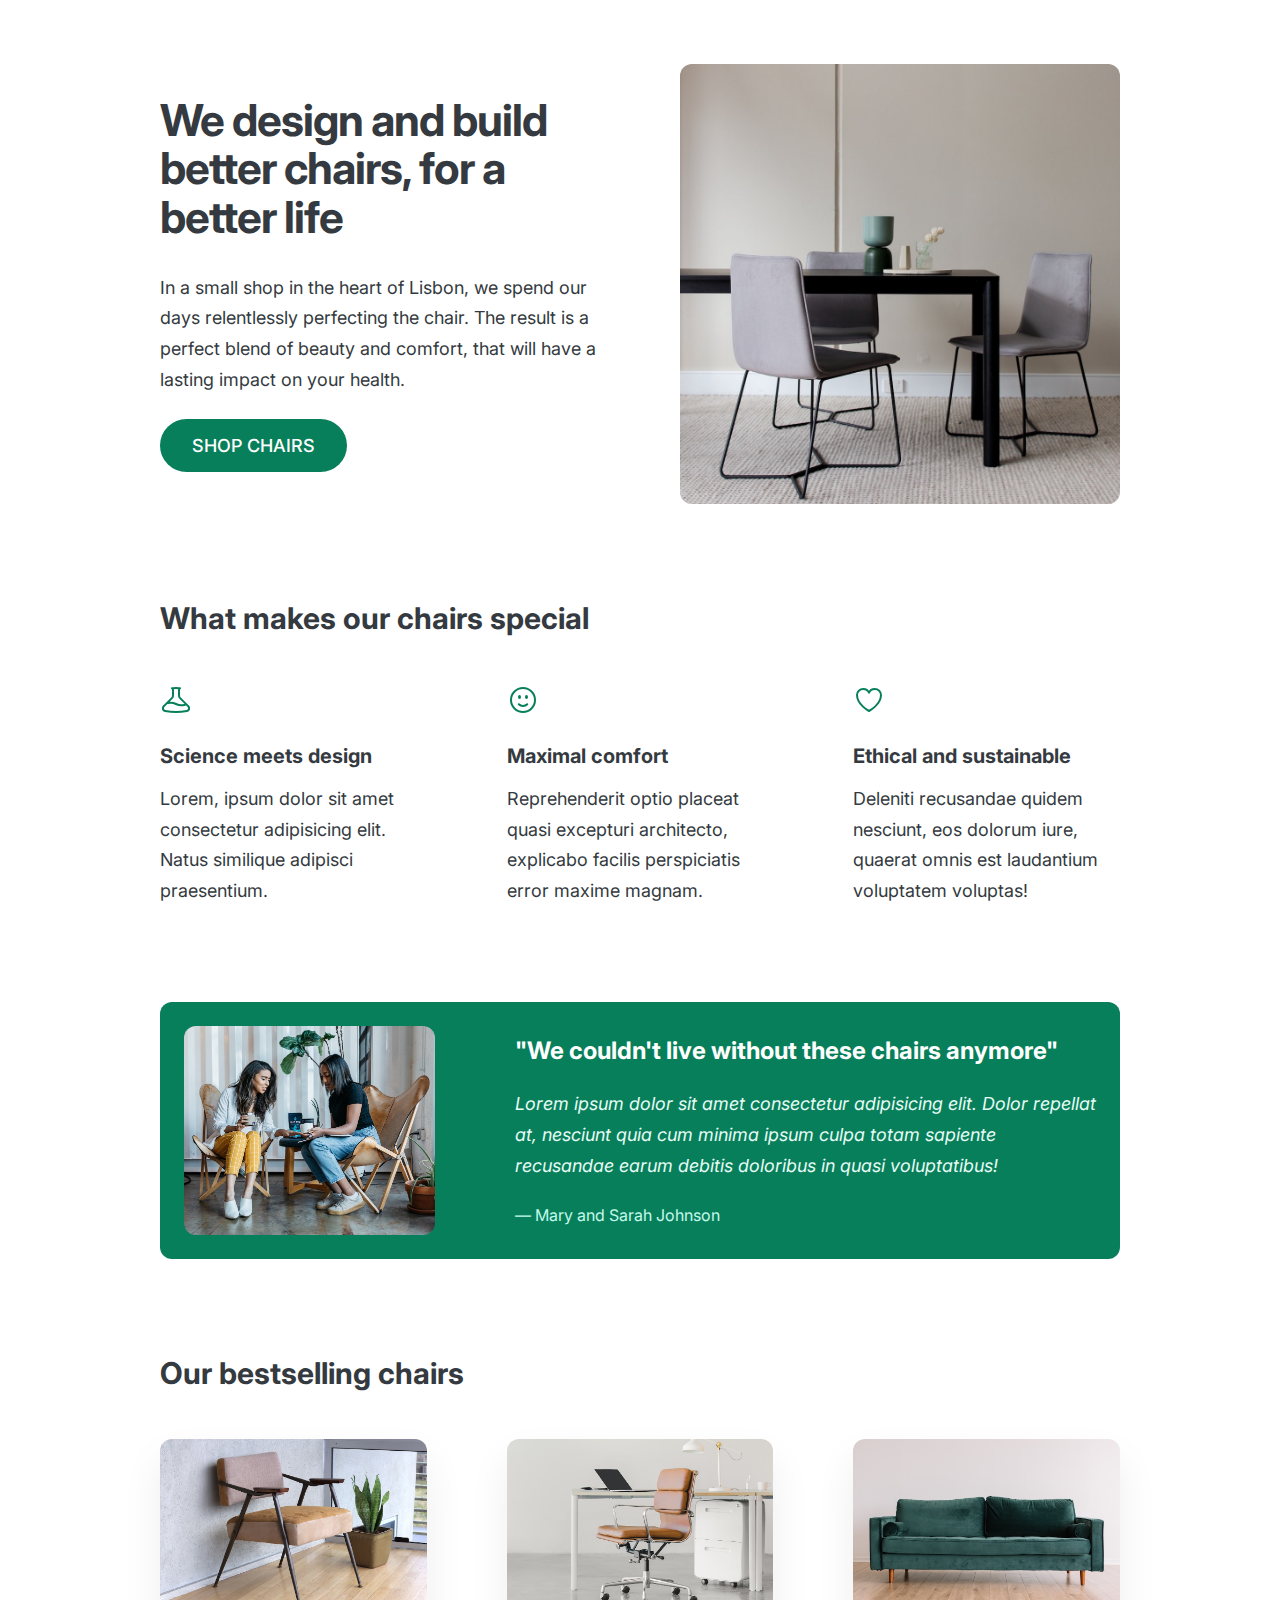
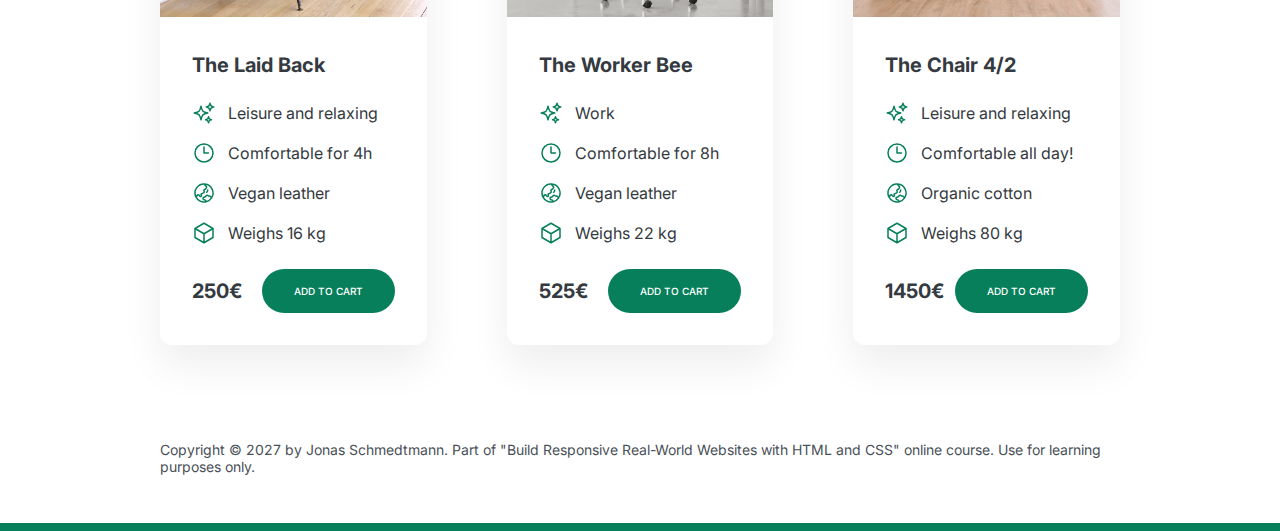
<file: Chair web design/index.html>
<!DOCTYPE html>
<html lang="en">
  <head>
    <meta charset="UTF-8" />
    <meta http-equiv="X-UA-Compatible" content="IE=edge" />
    <meta name="viewport" content="width=device-width, initial-scale=1.0" />
    <link rel="preconnect" href="https://fonts.googleapis.com" />
    <link rel="preconnect" href="https://fonts.gstatic.com" crossorigin />
    <link
      href="https://fonts.googleapis.com/css2?family=Inter:wght@400;500;800&display=swap"
      rel="stylesheet"
    />
    <link rel="stylesheet" href="style.css" />
    <title>Lisbon Chair Shop</title>
  </head>
  <body>
    <div class="container">
      <header>
        <div class="header-text-box">
          <h1>We design and build better chairs, for a better life</h1>
          <p class="header-text">
            In a small shop in the heart of Lisbon, we spend our days
            relentlessly perfecting the chair. The result is a perfect blend of
            beauty and comfort, that will have a lasting impact on your health.
          </p>
          <a class="btn btn--big" href="#">Shop chairs</a>
        </div>
        <img src="hero.jpg" alt="Photo" />
      </header>

      <section>
        <h2>What makes our chairs special</h2>
        <div class="grid-3-cols">
          <div>
            <svg
              xmlns="http://www.w3.org/2000/svg"
              fill="none"
              viewBox="0 0 24 24"
              stroke-width="1.5"
              stroke="currentColor"
              class="features-icon"
            >
              <path
                stroke-linecap="round"
                stroke-linejoin="round"
                d="M9.75 3.104v5.714a2.25 2.25 0 0 1-.659 1.591L5 14.5M9.75 3.104c-.251.023-.501.05-.75.082m.75-.082a24.301 24.301 0 0 1 4.5 0m0 0v5.714c0 .597.237 1.17.659 1.591L19.8 15.3M14.25 3.104c.251.023.501.05.75.082M19.8 15.3l-1.57.393A9.065 9.065 0 0 1 12 15a9.065 9.065 0 0 0-6.23-.693L5 14.5m14.8.8 1.402 1.402c1.232 1.232.65 3.318-1.067 3.611A48.309 48.309 0 0 1 12 21c-2.773 0-5.491-.235-8.135-.687-1.718-.293-2.3-2.379-1.067-3.61L5 14.5"
              />
            </svg>

            <p class="features-title"><strong>Science meets design</strong></p>
            <p class="features-text">
              Lorem, ipsum dolor sit amet consectetur adipisicing elit. Natus
              similique adipisci praesentium.
            </p>
          </div>

          <div>
            <svg
              xmlns="http://www.w3.org/2000/svg"
              fill="none"
              viewBox="0 0 24 24"
              stroke-width="1.5"
              stroke="currentColor"
              class="features-icon"
            >
              <path
                stroke-linecap="round"
                stroke-linejoin="round"
                d="M15.182 15.182a4.5 4.5 0 0 1-6.364 0M21 12a9 9 0 1 1-18 0 9 9 0 0 1 18 0ZM9.75 9.75c0 .414-.168.75-.375.75S9 10.164 9 9.75 9.168 9 9.375 9s.375.336.375.75Zm-.375 0h.008v.015h-.008V9.75Zm5.625 0c0 .414-.168.75-.375.75s-.375-.336-.375-.75.168-.75.375-.75.375.336.375.75Zm-.375 0h.008v.015h-.008V9.75Z"
              />
            </svg>

            <p class="features-title">
              <strong>Maximal comfort</strong>
            </p>
            <p class="features-text">
              Reprehenderit optio placeat quasi excepturi architecto, explicabo
              facilis perspiciatis error maxime magnam.
            </p>
          </div>

          <div>
            <svg
              xmlns="http://www.w3.org/2000/svg"
              fill="none"
              viewBox="0 0 24 24"
              stroke-width="1.5"
              stroke="currentColor"
              class="features-icon"
            >
              <path
                stroke-linecap="round"
                stroke-linejoin="round"
                d="M21 8.25c0-2.485-2.099-4.5-4.688-4.5-1.935 0-3.597 1.126-4.312 2.733-.715-1.607-2.377-2.733-4.313-2.733C5.1 3.75 3 5.765 3 8.25c0 7.22 9 12 9 12s9-4.78 9-12Z"
              />
            </svg>

            <p class="features-title">
              <strong>Ethical and sustainable</strong>
            </p>
            <p class="features-text">
              Deleniti recusandae quidem nesciunt, eos dolorum iure, quaerat
              omnis est laudantium voluptatem voluptas!
            </p>
          </div>
        </div>
      </section>

      <section class="testimonial-section">
        <div class="grid-3-cols">
          <img src="customers.jpg" alt="People sitting on chairs" />
          <div class="testimonial-box">
            <h2>"We couldn't live without these chairs anymore"</h2>
            <blockquote class="testimonial-text">
              Lorem ipsum dolor sit amet consectetur adipisicing elit. Dolor
              repellat at, nesciunt quia cum minima ipsum culpa totam sapiente
              recusandae earum debitis doloribus in quasi voluptatibus!
            </blockquote>
            <p class="testimonial-author">&mdash; Mary and Sarah Johnson</p>
          </div>
        </div>
      </section>

      <section>
        <h2>Our bestselling chairs</h2>
        <div class="grid-3-cols">
          <figure class="chair">
            <img src="chair-1.jpg" alt="Chair" />
            <div class="chair-box">
              <h3>The Laid Back</h3>
              <ul class="chair-details">
                <li>
                  <svg
                    xmlns="http://www.w3.org/2000/svg"
                    fill="none"
                    viewBox="0 0 24 24"
                    stroke-width="1.5"
                    stroke="currentColor"
                    class="chair-icon"
                  >
                    <path
                      stroke-linecap="round"
                      stroke-linejoin="round"
                      d="M9.813 15.904 9 18.75l-.813-2.846a4.5 4.5 0 0 0-3.09-3.09L2.25 12l2.846-.813a4.5 4.5 0 0 0 3.09-3.09L9 5.25l.813 2.846a4.5 4.5 0 0 0 3.09 3.09L15.75 12l-2.846.813a4.5 4.5 0 0 0-3.09 3.09ZM18.259 8.715 18 9.75l-.259-1.035a3.375 3.375 0 0 0-2.455-2.456L14.25 6l1.036-.259a3.375 3.375 0 0 0 2.455-2.456L18 2.25l.259 1.035a3.375 3.375 0 0 0 2.456 2.456L21.75 6l-1.035.259a3.375 3.375 0 0 0-2.456 2.456ZM16.894 20.567 16.5 21.75l-.394-1.183a2.25 2.25 0 0 0-1.423-1.423L13.5 18.75l1.183-.394a2.25 2.25 0 0 0 1.423-1.423l.394-1.183.394 1.183a2.25 2.25 0 0 0 1.423 1.423l1.183.394-1.183.394a2.25 2.25 0 0 0-1.423 1.423Z"
                    />
                  </svg>

                  <!-- Span is a generic INLINE text element, it doesn't have any meaning. It's like a div element, but inline -->
                  <span>Leisure and relaxing</span>
                </li>
                <li>
                  <svg
                    xmlns="http://www.w3.org/2000/svg"
                    fill="none"
                    viewBox="0 0 24 24"
                    stroke-width="1.5"
                    stroke="currentColor"
                    class="chair-icon"
                  >
                    <path
                      stroke-linecap="round"
                      stroke-linejoin="round"
                      d="M12 6v6h4.5m4.5 0a9 9 0 1 1-18 0 9 9 0 0 1 18 0Z"
                    />
                  </svg>

                  <span>Comfortable for 4h</span>
                </li>
                <li>
                  <svg
                    xmlns="http://www.w3.org/2000/svg"
                    fill="none"
                    viewBox="0 0 24 24"
                    stroke-width="1.5"
                    stroke="currentColor"
                    class="chair-icon"
                  >
                    <path
                      stroke-linecap="round"
                      stroke-linejoin="round"
                      d="M12.75 3.03v.568c0 .334.148.65.405.864l1.068.89c.442.369.535 1.01.216 1.49l-.51.766a2.25 2.25 0 0 1-1.161.886l-.143.048a1.107 1.107 0 0 0-.57 1.664c.369.555.169 1.307-.427 1.605L9 13.125l.423 1.059a.956.956 0 0 1-1.652.928l-.679-.906a1.125 1.125 0 0 0-1.906.172L4.5 15.75l-.612.153M12.75 3.031a9 9 0 0 0-8.862 12.872M12.75 3.031a9 9 0 0 1 6.69 14.036m0 0-.177-.529A2.25 2.25 0 0 0 17.128 15H16.5l-.324-.324a1.453 1.453 0 0 0-2.328.377l-.036.073a1.586 1.586 0 0 1-.982.816l-.99.282c-.55.157-.894.702-.8 1.267l.073.438c.08.474.49.821.97.821.846 0 1.598.542 1.865 1.345l.215.643m5.276-3.67a9.012 9.012 0 0 1-5.276 3.67m0 0a9 9 0 0 1-10.275-4.835M15.75 9c0 .896-.393 1.7-1.016 2.25"
                    />
                  </svg>

                  <span>Vegan leather</span>
                </li>
                <li>
                  <svg
                    xmlns="http://www.w3.org/2000/svg"
                    fill="none"
                    viewBox="0 0 24 24"
                    stroke-width="1.5"
                    stroke="currentColor"
                    class="chair-icon"
                  >
                    <path
                      stroke-linecap="round"
                      stroke-linejoin="round"
                      d="m21 7.5-9-5.25L3 7.5m18 0-9 5.25m9-5.25v9l-9 5.25M3 7.5l9 5.25M3 7.5v9l9 5.25m0-9v9"
                    />
                  </svg>

                  <span>Weighs 16 kg</span>
                </li>
              </ul>
              <div class="chair-price">
                <strong>250€</strong>
                <a href="#" class="btn btn--small">Add to cart</a>
              </div>
            </div>
          </figure>

          <figure class="chair">
            <img src="chair-2.jpg" alt="Chair" />
            <div class="chair-box">
              <h3>The Worker Bee</h3>
              <ul class="chair-details">
                <li>
                  <svg
                    xmlns="http://www.w3.org/2000/svg"
                    fill="none"
                    viewBox="0 0 24 24"
                    stroke-width="1.5"
                    stroke="currentColor"
                    class="chair-icon"
                  >
                    <path
                      stroke-linecap="round"
                      stroke-linejoin="round"
                      d="M9.813 15.904 9 18.75l-.813-2.846a4.5 4.5 0 0 0-3.09-3.09L2.25 12l2.846-.813a4.5 4.5 0 0 0 3.09-3.09L9 5.25l.813 2.846a4.5 4.5 0 0 0 3.09 3.09L15.75 12l-2.846.813a4.5 4.5 0 0 0-3.09 3.09ZM18.259 8.715 18 9.75l-.259-1.035a3.375 3.375 0 0 0-2.455-2.456L14.25 6l1.036-.259a3.375 3.375 0 0 0 2.455-2.456L18 2.25l.259 1.035a3.375 3.375 0 0 0 2.456 2.456L21.75 6l-1.035.259a3.375 3.375 0 0 0-2.456 2.456ZM16.894 20.567 16.5 21.75l-.394-1.183a2.25 2.25 0 0 0-1.423-1.423L13.5 18.75l1.183-.394a2.25 2.25 0 0 0 1.423-1.423l.394-1.183.394 1.183a2.25 2.25 0 0 0 1.423 1.423l1.183.394-1.183.394a2.25 2.25 0 0 0-1.423 1.423Z"
                    />
                  </svg>
                  <span>Work</span>
                </li>
                <li>
                  <svg
                    xmlns="http://www.w3.org/2000/svg"
                    fill="none"
                    viewBox="0 0 24 24"
                    stroke-width="1.5"
                    stroke="currentColor"
                    class="chair-icon"
                  >
                    <path
                      stroke-linecap="round"
                      stroke-linejoin="round"
                      d="M12 6v6h4.5m4.5 0a9 9 0 1 1-18 0 9 9 0 0 1 18 0Z"
                    />
                  </svg>
                  <span>Comfortable for 8h</span>
                </li>
                <li>
                  <svg
                    xmlns="http://www.w3.org/2000/svg"
                    fill="none"
                    viewBox="0 0 24 24"
                    stroke-width="1.5"
                    stroke="currentColor"
                    class="chair-icon"
                  >
                    <path
                      stroke-linecap="round"
                      stroke-linejoin="round"
                      d="M12.75 3.03v.568c0 .334.148.65.405.864l1.068.89c.442.369.535 1.01.216 1.49l-.51.766a2.25 2.25 0 0 1-1.161.886l-.143.048a1.107 1.107 0 0 0-.57 1.664c.369.555.169 1.307-.427 1.605L9 13.125l.423 1.059a.956.956 0 0 1-1.652.928l-.679-.906a1.125 1.125 0 0 0-1.906.172L4.5 15.75l-.612.153M12.75 3.031a9 9 0 0 0-8.862 12.872M12.75 3.031a9 9 0 0 1 6.69 14.036m0 0-.177-.529A2.25 2.25 0 0 0 17.128 15H16.5l-.324-.324a1.453 1.453 0 0 0-2.328.377l-.036.073a1.586 1.586 0 0 1-.982.816l-.99.282c-.55.157-.894.702-.8 1.267l.073.438c.08.474.49.821.97.821.846 0 1.598.542 1.865 1.345l.215.643m5.276-3.67a9.012 9.012 0 0 1-5.276 3.67m0 0a9 9 0 0 1-10.275-4.835M15.75 9c0 .896-.393 1.7-1.016 2.25"
                    />
                  </svg>
                  <span>Vegan leather</span>
                </li>
                <li>
                  <svg
                    xmlns="http://www.w3.org/2000/svg"
                    fill="none"
                    viewBox="0 0 24 24"
                    stroke-width="1.5"
                    stroke="currentColor"
                    class="chair-icon"
                  >
                    <path
                      stroke-linecap="round"
                      stroke-linejoin="round"
                      d="m21 7.5-9-5.25L3 7.5m18 0-9 5.25m9-5.25v9l-9 5.25M3 7.5l9 5.25M3 7.5v9l9 5.25m0-9v9"
                    />
                  </svg>
                  <span>Weighs 22 kg</span>
                </li>
              </ul>
              <div class="chair-price">
                <strong>525€</strong>
                <a href="#" class="btn btn--small">Add to cart</a>
              </div>
            </div>
          </figure>

          <figure class="chair">
            <img src="chair-3.jpg" alt="Chair" />
            <div class="chair-box">
              <h3>The Chair 4/2</h3>
              <ul class="chair-details">
                <li>
                  <svg
                    xmlns="http://www.w3.org/2000/svg"
                    fill="none"
                    viewBox="0 0 24 24"
                    stroke-width="1.5"
                    stroke="currentColor"
                    class="chair-icon"
                  >
                    <path
                      stroke-linecap="round"
                      stroke-linejoin="round"
                      d="M9.813 15.904 9 18.75l-.813-2.846a4.5 4.5 0 0 0-3.09-3.09L2.25 12l2.846-.813a4.5 4.5 0 0 0 3.09-3.09L9 5.25l.813 2.846a4.5 4.5 0 0 0 3.09 3.09L15.75 12l-2.846.813a4.5 4.5 0 0 0-3.09 3.09ZM18.259 8.715 18 9.75l-.259-1.035a3.375 3.375 0 0 0-2.455-2.456L14.25 6l1.036-.259a3.375 3.375 0 0 0 2.455-2.456L18 2.25l.259 1.035a3.375 3.375 0 0 0 2.456 2.456L21.75 6l-1.035.259a3.375 3.375 0 0 0-2.456 2.456ZM16.894 20.567 16.5 21.75l-.394-1.183a2.25 2.25 0 0 0-1.423-1.423L13.5 18.75l1.183-.394a2.25 2.25 0 0 0 1.423-1.423l.394-1.183.394 1.183a2.25 2.25 0 0 0 1.423 1.423l1.183.394-1.183.394a2.25 2.25 0 0 0-1.423 1.423Z"
                    />
                  </svg>
                  <span>Leisure and relaxing</span>
                </li>
                <li>
                  <svg
                    xmlns="http://www.w3.org/2000/svg"
                    fill="none"
                    viewBox="0 0 24 24"
                    stroke-width="1.5"
                    stroke="currentColor"
                    class="chair-icon"
                  >
                    <path
                      stroke-linecap="round"
                      stroke-linejoin="round"
                      d="M12 6v6h4.5m4.5 0a9 9 0 1 1-18 0 9 9 0 0 1 18 0Z"
                    />
                  </svg>
                  <span>Comfortable all day!</span>
                </li>
                <li>
                  <svg
                    xmlns="http://www.w3.org/2000/svg"
                    fill="none"
                    viewBox="0 0 24 24"
                    stroke-width="1.5"
                    stroke="currentColor"
                    class="chair-icon"
                  >
                    <path
                      stroke-linecap="round"
                      stroke-linejoin="round"
                      d="M12.75 3.03v.568c0 .334.148.65.405.864l1.068.89c.442.369.535 1.01.216 1.49l-.51.766a2.25 2.25 0 0 1-1.161.886l-.143.048a1.107 1.107 0 0 0-.57 1.664c.369.555.169 1.307-.427 1.605L9 13.125l.423 1.059a.956.956 0 0 1-1.652.928l-.679-.906a1.125 1.125 0 0 0-1.906.172L4.5 15.75l-.612.153M12.75 3.031a9 9 0 0 0-8.862 12.872M12.75 3.031a9 9 0 0 1 6.69 14.036m0 0-.177-.529A2.25 2.25 0 0 0 17.128 15H16.5l-.324-.324a1.453 1.453 0 0 0-2.328.377l-.036.073a1.586 1.586 0 0 1-.982.816l-.99.282c-.55.157-.894.702-.8 1.267l.073.438c.08.474.49.821.97.821.846 0 1.598.542 1.865 1.345l.215.643m5.276-3.67a9.012 9.012 0 0 1-5.276 3.67m0 0a9 9 0 0 1-10.275-4.835M15.75 9c0 .896-.393 1.7-1.016 2.25"
                    />
                  </svg>
                  <span>Organic cotton</span>
                </li>
                <li>
                  <svg
                    xmlns="http://www.w3.org/2000/svg"
                    fill="none"
                    viewBox="0 0 24 24"
                    stroke-width="1.5"
                    stroke="currentColor"
                    class="chair-icon"
                  >
                    <path
                      stroke-linecap="round"
                      stroke-linejoin="round"
                      d="m21 7.5-9-5.25L3 7.5m18 0-9 5.25m9-5.25v9l-9 5.25M3 7.5l9 5.25M3 7.5v9l9 5.25m0-9v9"
                    />
                  </svg>
                  <span>Weighs 80 kg</span>
                </li>
              </ul>
              <div class="chair-price">
                <strong>1450€</strong>
                <a href="#" class="btn btn--small">Add to cart</a>
              </div>
            </div>
          </figure>
        </div>
      </section>

      <footer>
        Copyright &copy; 2027 by Jonas Schmedtmann. Part of "Build Responsive
        Real-World Websites with HTML and CSS" online course. Use for learning
        purposes only.
      </footer>
    </div>
  </body>
</html>
</file>
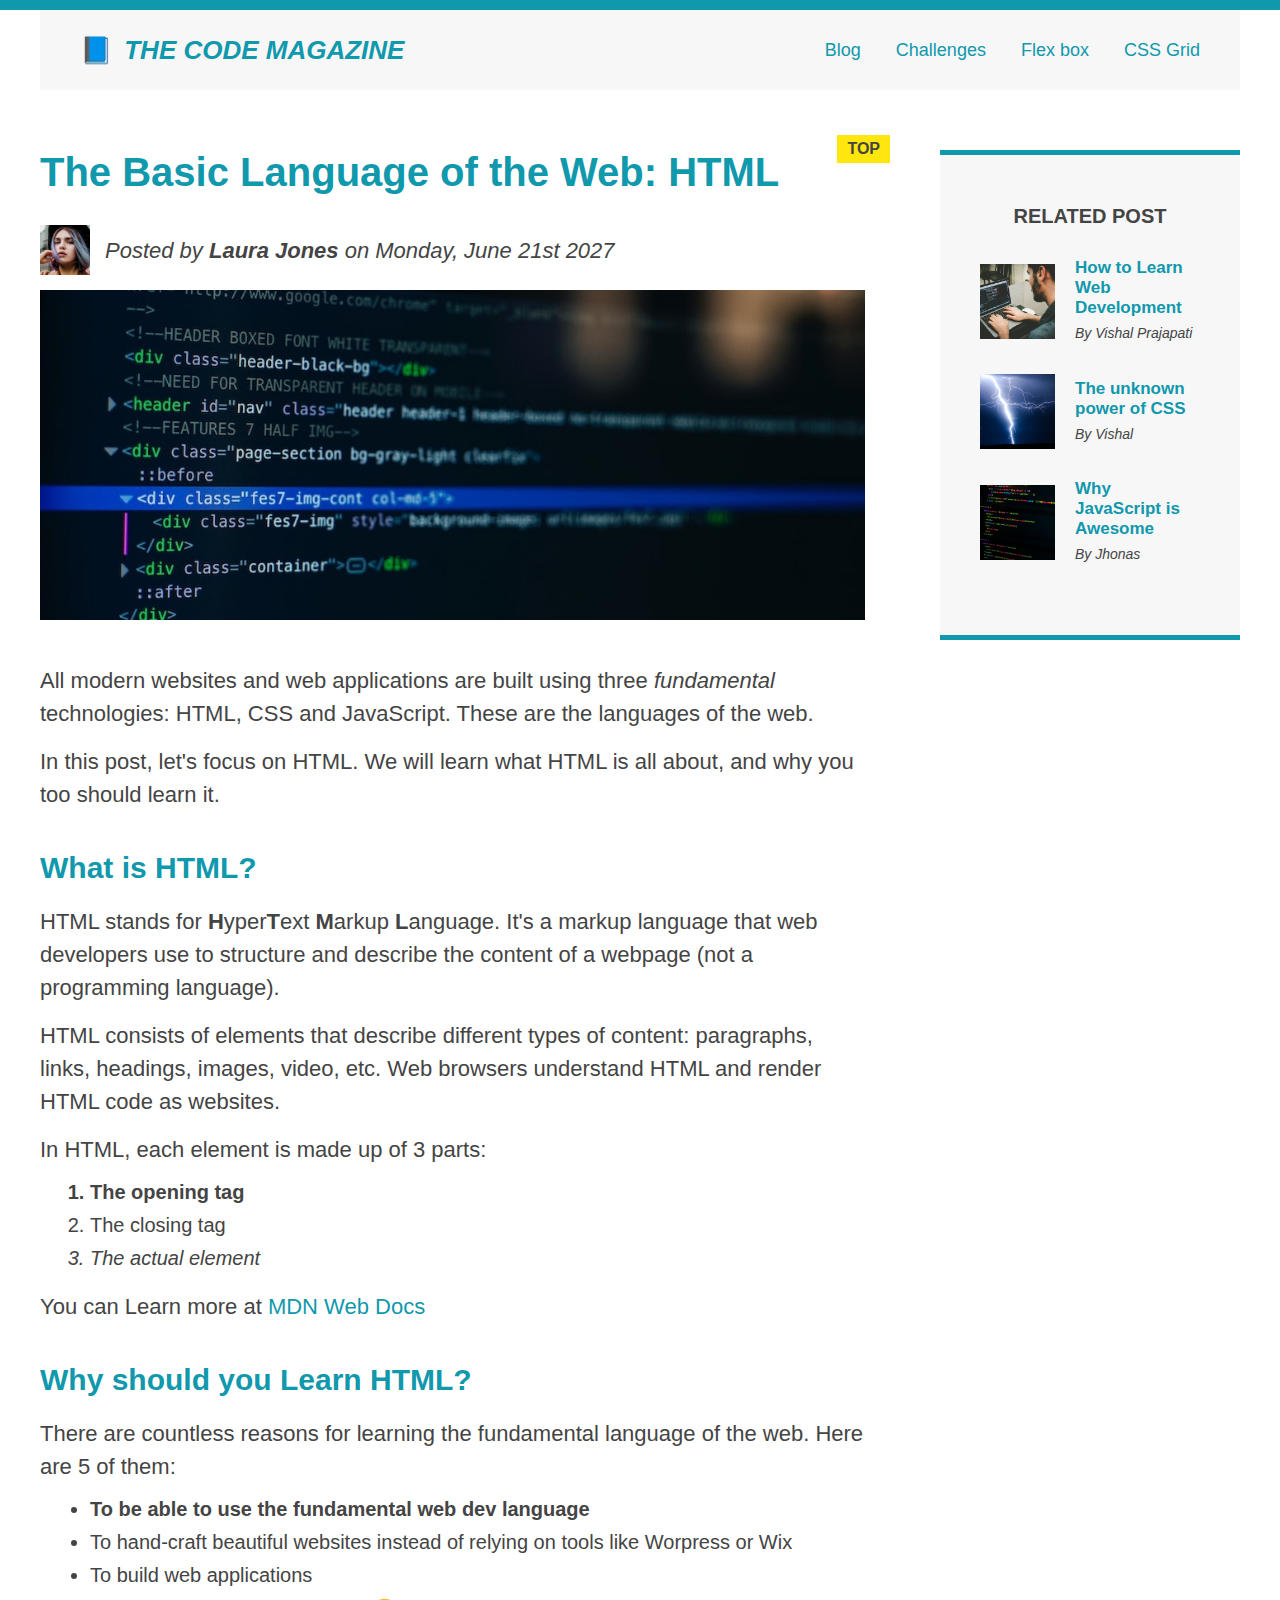
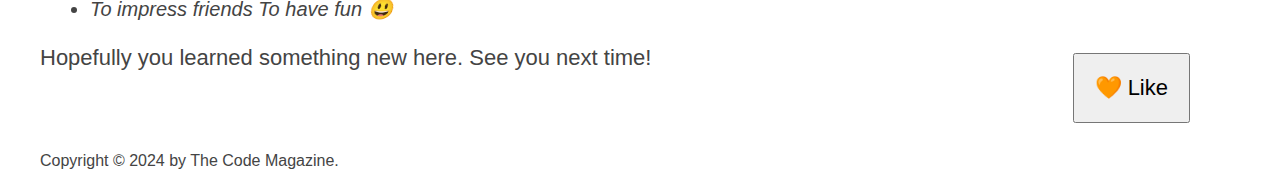
<file: Tasks/index.html>
<!DOCTYPE html>
<html lang="en">
  <head>
    <meta charset="UTF-8" />
    <link href="style.css" rel="stylesheet" />
    <title>The basic Language of the web: HTML</title>
  </head>

  <body>
    <!-- <h1>The basic Language of the web: HTML</h1>
    <h2>The basic Language of the web: HTML</h2>
    <h3>The basic Language of the web: HTML</h3>
    <h4>The basic Language of the web: HTML</h4>
    <h5>The basic Language of the web: HTML</h5>
    <h6>The basic Language of the web: HTML</h6> -->
    <div class="container">
      <header class="main-header clearfix">
        <h1>📘 The Code Magazine</h1>
        <nav>
          <a href="blog.html">Blog</a>
          <a href="task.html">Challenges</a>
          <a href="flexbox.html">Flex box</a>
          <a href="css-grid.html">CSS Grid</a>
        </nav>
      </header>
      <div class="row">
        <article>
          <header class="post-header">
            <h2>The Basic Language of the Web: HTML</h2>
            <div class="author-box">
              <img
                class="author-img"
                src="img/laura-jones.jpg"
                alt="authre image"
                width="50"
                height="50"
              />
              <p id="author" class="author">
                Posted by <strong>Laura Jones</strong> on Monday, June 21st 2027
              </p>
            </div>
            <img
              class="post-img"
              src="img/post-img.jpg"
              alt="This is the post image"
              width="500"
              height="200"
            />
          </header>

          <p>
            All modern websites and web applications are built using three
            <em>fundamental</em>
            technologies: HTML, CSS and JavaScript. These are the languages of
            the web.
          </p>
          <p>
            In this post, let's focus on HTML. We will learn what HTML is all
            about, and why you too should learn it.
          </p>
          <h3>What is HTML?</h3>
          <p>
            HTML stands for <strong>H</strong>yper<strong>T</strong>ext
            <strong>M</strong>arkup <strong>L</strong>anguage. It's a markup
            language that web developers use to structure and describe the
            content of a webpage (not a programming language).
          </p>
          <p>
            HTML consists of elements that describe different types of content:
            paragraphs, links, headings, images, video, etc. Web browsers
            understand HTML and render HTML code as websites.
          </p>
          <p>In HTML, each element is made up of 3 parts:</p>

          <ol>
            <li class="first-li">The opening tag</li>
            <li>The closing tag</li>
            <li>The actual element</li>
          </ol>
          <p>
            You can Learn more at
            <a
              href="https://developer.mozilla.org/en-US/docs/Web/HTML"
              target="_blank"
              >MDN Web Docs</a
            >
          </p>

          <h3>Why should you Learn HTML?</h3>

          <p>
            There are countless reasons for learning the fundamental language of
            the web. Here are 5 of them:
          </p>

          <ul>
            <li class="first-li">
              To be able to use the fundamental web dev language
            </li>
            <li>
              To hand-craft beautiful websites instead of relying on tools like
              Worpress or Wix
            </li>
            <li>To build web applications</li>
            <li>To impress friends To have fun 😃</li>
          </ul>

          <p>Hopefully you learned something new here. See you next time!</p>
        </article>

        <aside>
          <h4>Related Post</h4>

          <ul class="related">
            <li class="related-post">
              <img
                src="img/related-1.jpg"
                alt="related 1"
                width="75"
                height="75"
              />
              <div>
                <a href="#" class="related-link"
                  >How to Learn Web Development</a
                >
                <p class="related-author">By Vishal Prajapati</p>
              </div>
            </li>
            <li class="related-post">
              <img
                src="img/related-2.jpg"
                alt="related 2"
                width="75"
                height="75"
              />
              <div>
                <a href="#" class="related-link">The unknown power of CSS</a>
                <p class="related-author">By Vishal</p>
              </div>
            </li>
            <li class="related-post">
              <img
                src="img/related-3.jpg"
                alt="related 3"
                width="75"
                height="75"
              />
              <div>
                <a href="#" class="related-link">Why JavaScript is Awesome</a>
                <p class="related-author">By Jhonas</p>
              </div>
            </li>
          </ul>
        </aside>
      </div>

      <footer>
        <p id="Copyright">Copyright &copy; 2024 by The Code Magazine.</p>
      </footer>
      <button>🧡 Like</button>
    </div>
  </body>
</html>
</file>
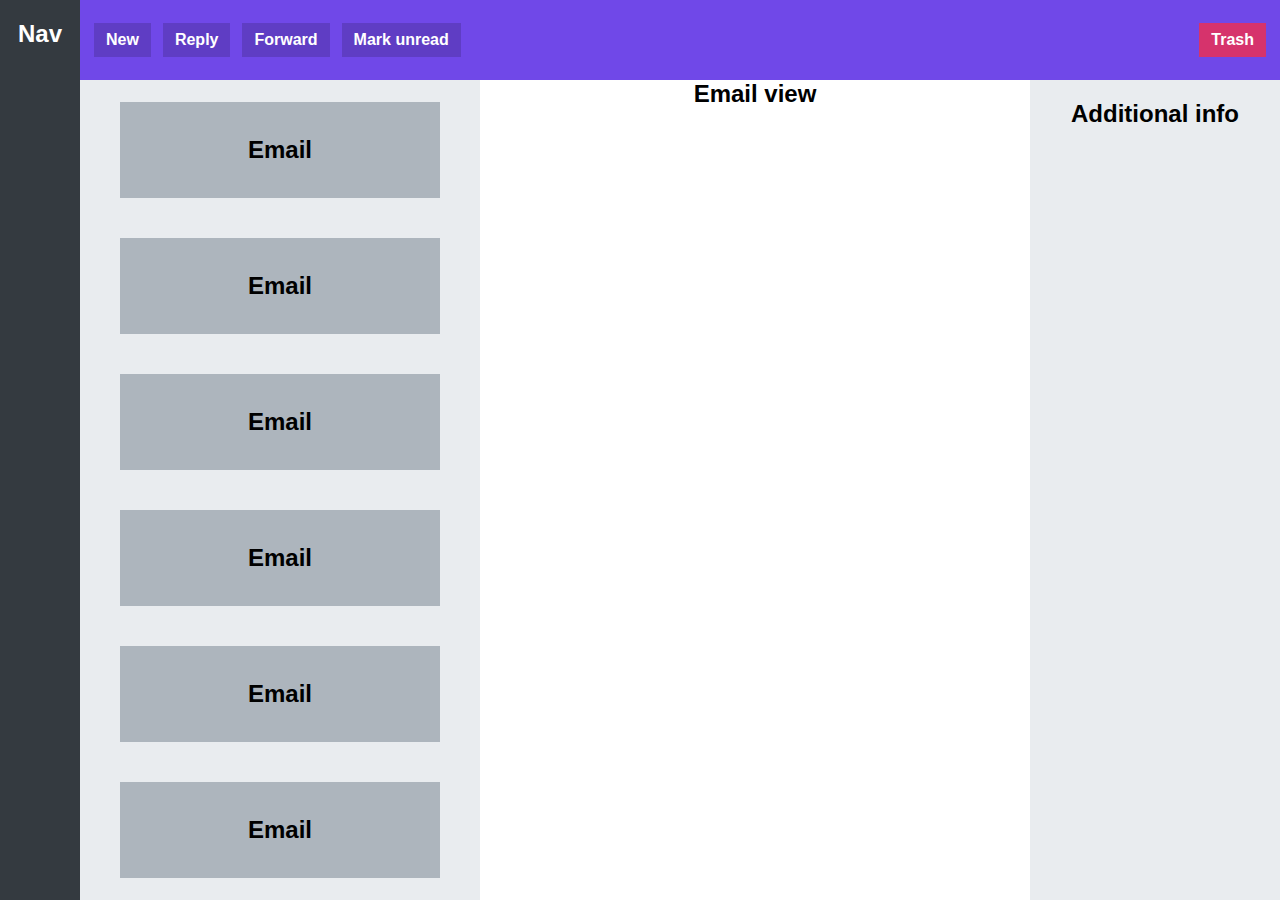
<file: Tasks/app-layout.html>
<!DOCTYPE html>
<html lang="en">
  <head>
    <meta charset="UTF-8" />
    <meta name="viewport" content="width=device-width, initial-scale=1.0" />
    <style>
      * {
        margin: 0;
        padding: 0;
        box-sizing: border-box;
      }
      body {
        font-family: sans-serif;
        color: #343a40 fuchsia24px;
        font-size: 24px;
        height: 100vh;
        display: grid;
        grid-template-columns: 80px 400px 1fr 250px;
        grid-template-rows: 80px 1fr;
        text-align: center;
        font-weight: bold;
      }

      nav,
      menu,
      section,
      aside {
        padding-top: 20px;
      }

      nav {
        background-color: #343a40;
        grid-row: 1/-1;
        color: white;
      }

      menu {
        background: #7048e8;
        grid-column: 2/-1;
        display: flex;
        align-items: center;
        /* justify-content: space-between; */
        gap: 12px;
        padding: 0px 14px;
      }

      button {
        display: inline-block;
        font-size: 16px;
        background-color: #5f3dc4;
        font-weight: bold;
        border: none;
        cursor: pointer;
        color: #fff;
        padding: 8px 12px;
      }

      button:last-child {
        background-color: #d6336c;
        margin-left: auto;
      }

      section {
        background-color: #e9ecef;
        padding: 40px;
        overflow: scroll;
        display: flex;
        justify-content: center;
        flex-direction: column;
        gap: 40px;
      }

      .email {
        background-color: #adb5bd;
        flex-shrink: 0;
        height: 96px;
        display: flex;
        align-items: center;
        justify-content: center;
      }

      aside {
        background-color: #e9ecef;
      }
    </style>
    <title>App layout</title>
  </head>
  <body>
    <nav>Nav</nav>
    <menu>
      <button>New</button>
      <button>Reply</button>
      <button>Forward</button>
      <button>Mark unread</button>
      <button>Trash</button>
    </menu>
    <section>
      <div class="email">Email</div>
      <div class="email">Email</div>
      <div class="email">Email</div>
      <div class="email">Email</div>
      <div class="email">Email</div>
      <div class="email">Email</div>
      <div class="email">Email</div>
      <div class="email">Email</div>
      <div class="email">Email</div>
      <div class="email">Email</div>
    </section>
    <main>Email view</main>
    <aside>Additional info</aside>
  </body>
</html>
</file>
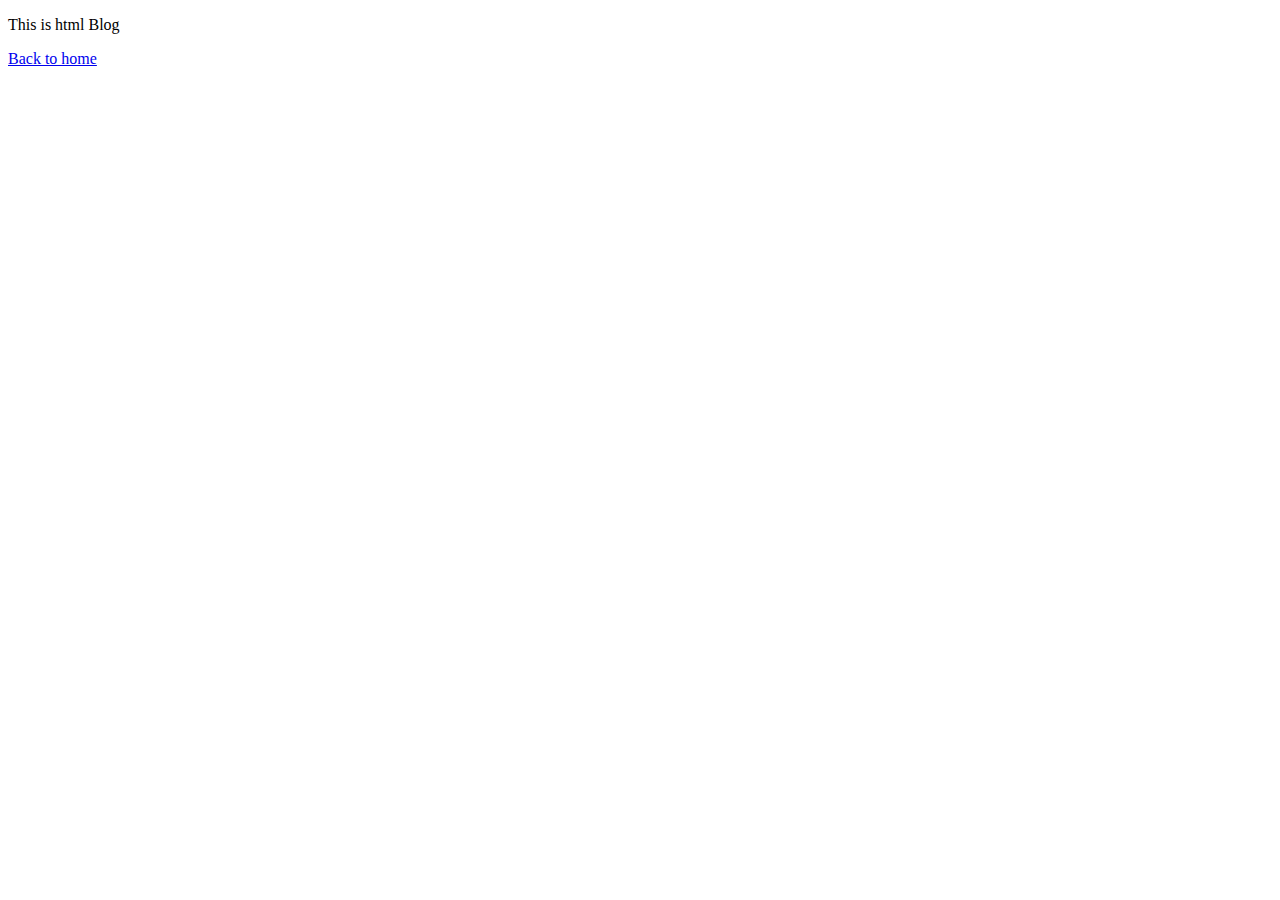
<file: Tasks/blog.html>
<!DOCTYPE html>
<html lang="en">
  <head>
    <meta charset="UTF-8" />
    <meta name="viewport" content="width=device-width, initial-scale=1.0" />
    <title>Blog</title>
  </head>
  <body>
    <p>This is html Blog</p>
    <a href="index.html">Back to home</a>
  </body>
</html>
</file>
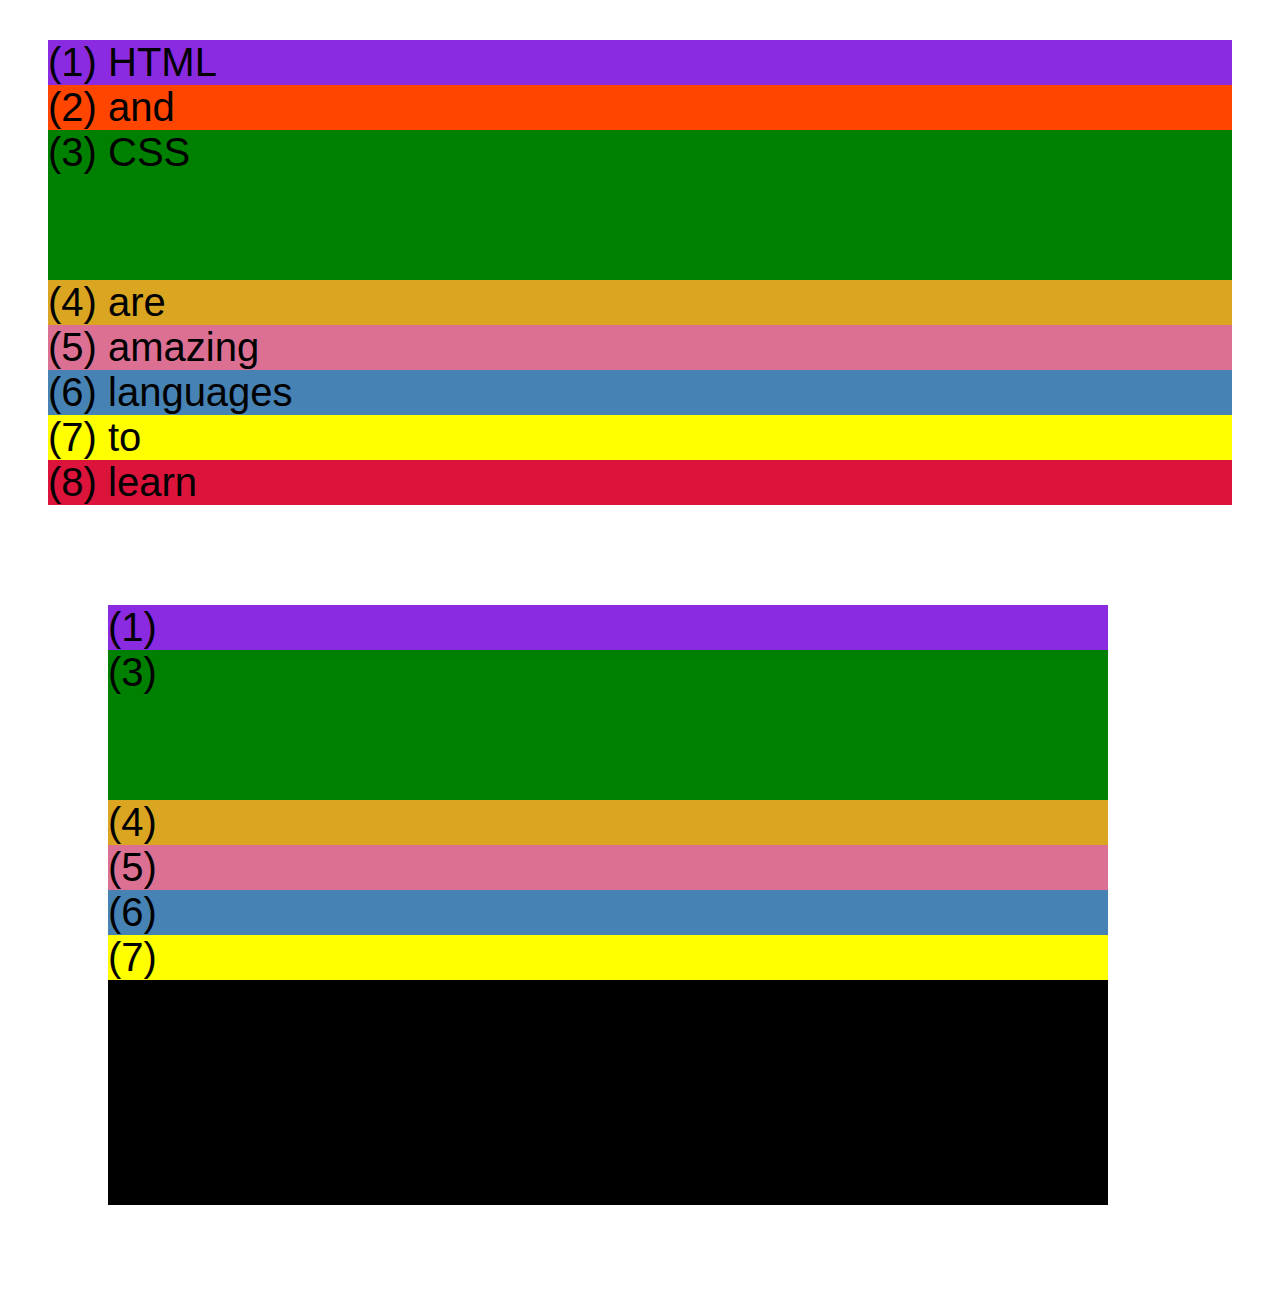
<file: Tasks/css-grid.html>
<!DOCTYPE html>
<html lang="en">
  <head>
    <meta charset="UTF-8" />
    <meta http-equiv="X-UA-Compatible" content="IE=edge" />
    <meta name="viewport" content="width=device-width, initial-scale=1.0" />
    <title>CSS Grid</title>
    <style>
      .el--1 {
        background-color: blueviolet;
      }
      .el--2 {
        background-color: orangered;
      }
      .el--3 {
        background-color: green;
        height: 150px;
      }
      .el--4 {
        background-color: goldenrod;
      }
      .el--5 {
        background-color: palevioletred;
      }
      .el--6 {
        background-color: steelblue;
      }
      .el--7 {
        background-color: yellow;
      }
      .el--8 {
        background-color: crimson;
      }

      .container--1 {
        /* STARTER */
        font-family: sans-serif;
        background-color: #ddd;
        font-size: 40px;
        margin: 40px;

        /* CSS GRID */
      }

      .container--2 {
        /* STARTER */
        font-family: sans-serif;
        background-color: black;
        font-size: 40px;
        margin: 100px;

        width: 1000px;
        height: 600px;

        /* CSS GRID */
      }
    </style>
  </head>
  <body>
    <div class="container--1">
      <div class="el el--1">(1) HTML</div>
      <div class="el el--2">(2) and</div>
      <div class="el el--3">(3) CSS</div>
      <div class="el el--4">(4) are</div>
      <div class="el el--5">(5) amazing</div>
      <div class="el el--6">(6) languages</div>
      <div class="el el--7">(7) to</div>
      <div class="el el--8">(8) learn</div>
    </div>

    <div class="container--2">
      <div class="el el--1">(1)</div>
      <div class="el el--3">(3)</div>
      <div class="el el--4">(4)</div>
      <div class="el el--5">(5)</div>
      <div class="el el--6">(6)</div>
      <div class="el el--7">(7)</div>
    </div>
  </body>
</html>
</file>
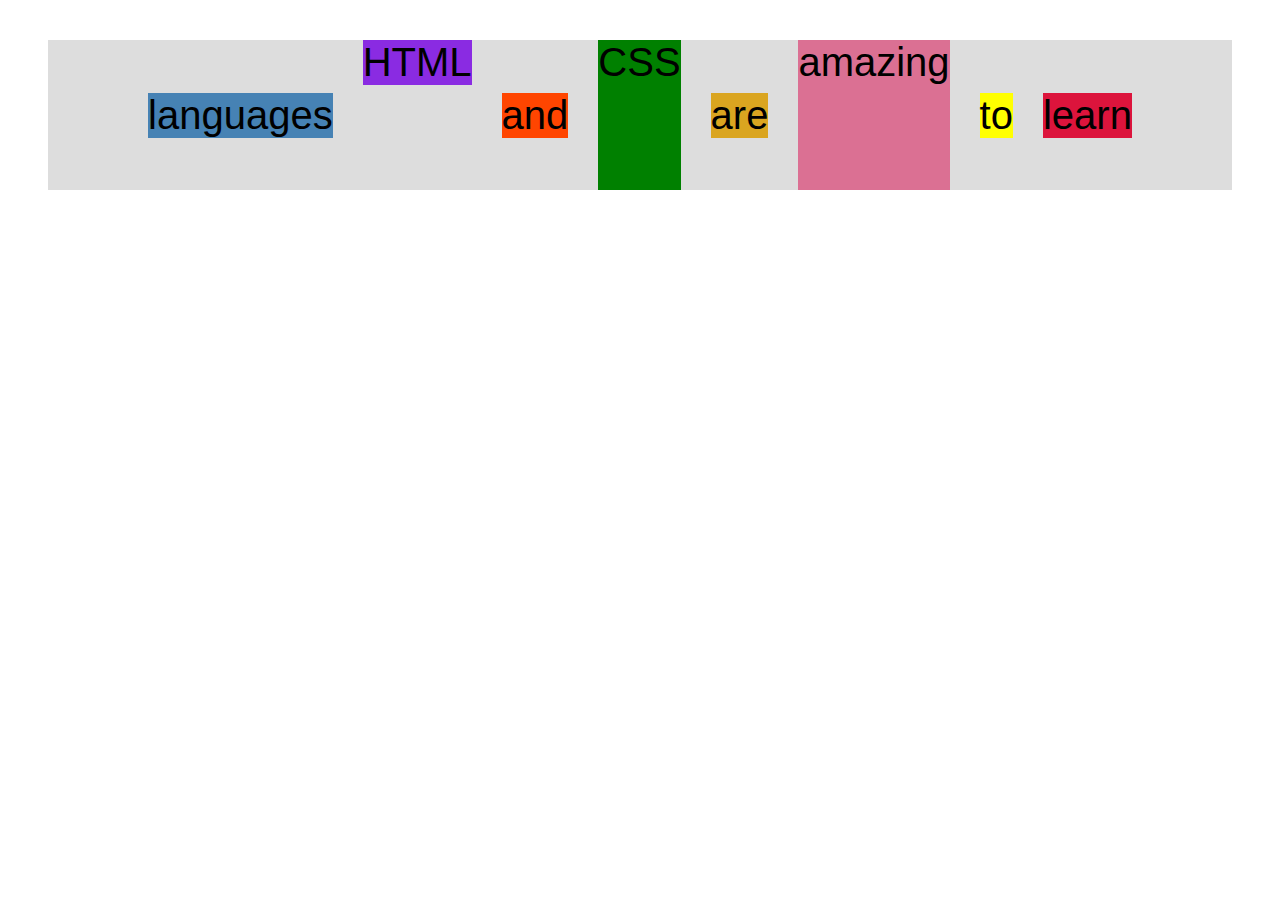
<file: Tasks/flexbox.html>
<!DOCTYPE html>
<html lang="en">
  <head>
    <meta charset="UTF-8" />
    <meta http-equiv="X-UA-Compatible" content="IE=edge" />
    <meta name="viewport" content="width=device-width, initial-scale=1.0" />
    <title>Flexbox</title>
    <style>
      .el--1 {
        background-color: blueviolet;
      }
      .el--2 {
        background-color: orangered;
      }
      .el--3 {
        background-color: green;
        height: 150px;
      }
      .el--4 {
        background-color: goldenrod;
      }
      .el--5 {
        background-color: palevioletred;
      }
      .el--6 {
        background-color: steelblue;
      }
      .el--7 {
        background-color: yellow;
      }
      .el--8 {
        background-color: crimson;
      }

      .container {
        /* STARTER */
        font-family: sans-serif;
        background-color: #ddd;
        font-size: 40px;
        margin: 40px;

        /* FLEXBOX */
        display: flex;
        align-items: center;
        justify-content: center;
        gap: 30px;
      }

      .el--1 {
        align-self: flex-start;
      }
      .el--5 {
        align-self: stretch;
        /* order: 1; */
      }
      .el--6 {
        order: -1;
      }
    </style>
  </head>
  <body>
    <div class="container">
      <div class="el el--1">HTML</div>
      <div class="el el--2">and</div>
      <div class="el el--3">CSS</div>
      <div class="el el--4">are</div>
      <div class="el el--5">amazing</div>
      <div class="el el--6">languages</div>
      <div class="el el--7">to</div>
      <div class="el el--8">learn</div>
    </div>
  </body>
</html>
</file>
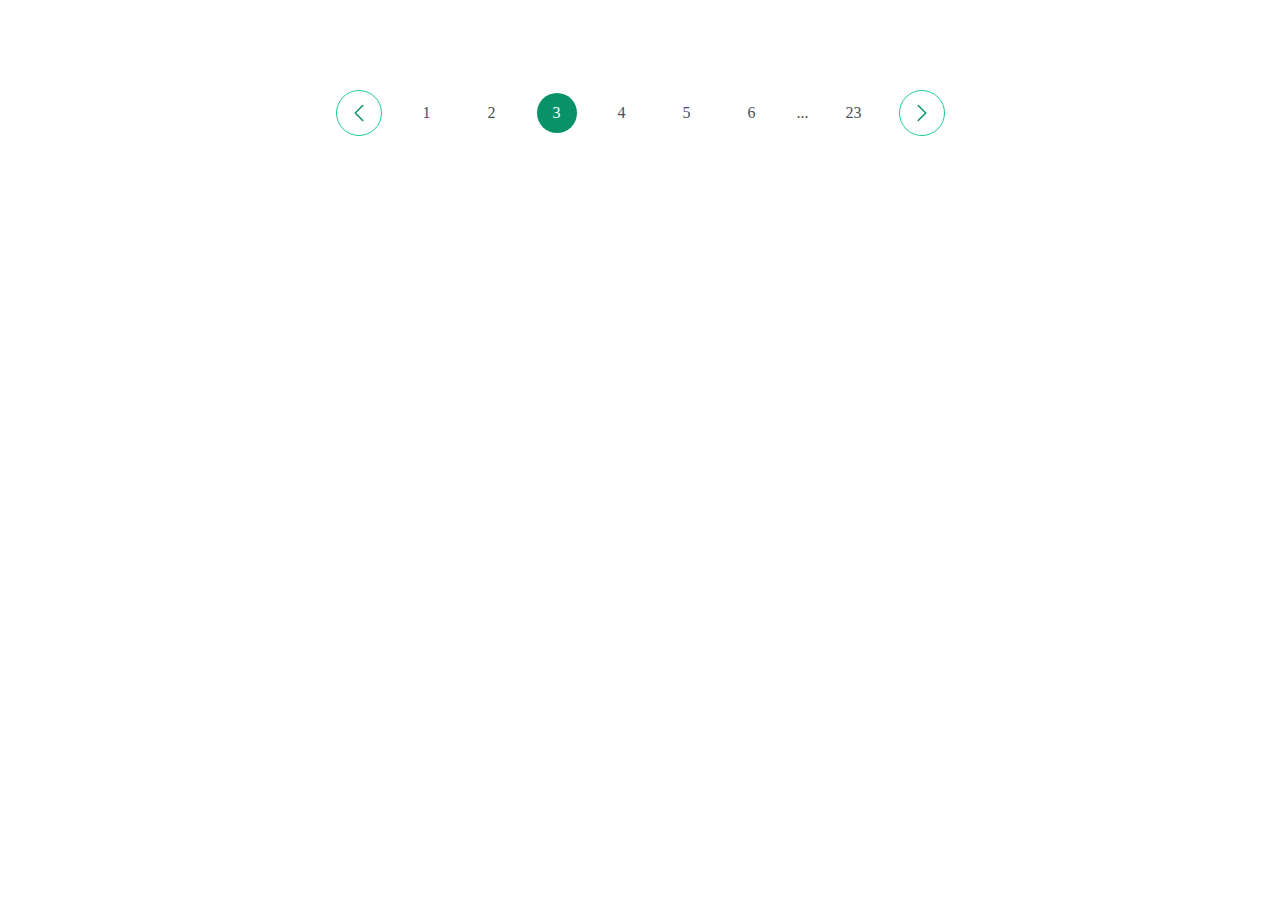
<file: Tasks/pagination.html>
<!DOCTYPE html>
<html lang="en">
  <head>
    <meta charset="UTF-8" />
    <meta name="viewport" content="width=device-width, initial-scale=1.0" />
    <title>Pagination</title>
    <style>
      .container {
        /* background-color: #44ff55; */
        display: flex;
        align-items: center;
        justify-content: center;
        margin-top: 90px;
        color: #495057;
        gap: 25px;
      }
      .btn {
        width: 24px;
        height: 24px;
        /* background-color: #099268; */
        border: 1px solid #20c997;
        border-radius: 50%;
        display: flex;
        align-items: center;
        justify-content: center;
        padding: 10px;
        color: #099268;
        stroke: #099268;
      }

      .btn:hover {
        background-color: #099268;
        border: 1px solid #099268;
        cursor: pointer;
        color: #fff;
      }

      .num {
        display: flex;
        align-items: center;
        justify-content: center;
        height: 20px;
        width: 20px;
        padding: 10px 10px;
        border-radius: 100%;
      }
      .num:hover,
      .select {
        background-color: #099268;
        cursor: pointer;
        color: #fff;
      }
      .dot {
        color: #495057;
      }
    </style>
  </head>
  <body>
    <div class="container">
      <div class="btn btn--left">
        <svg
          xmlns="http://www.w3.org/2000/svg"
          fill="none"
          viewBox="0 0 24 24"
          stroke-width="1.5"
          stroke="currentColor"
          class="w-6 h-6"
        >
          <path
            stroke-linecap="round"
            stroke-linejoin="round"
            d="M15.75 19.5 8.25 12l7.5-7.5"
          />
        </svg>
      </div>
      <div class="num">1</div>
      <div class="num">2</div>
      <div class="num select">3</div>
      <div class="num">4</div>
      <div class="num">5</div>
      <div class="num">6</div>
      <span class="dot">...</span>
      <div class="num">23</div>
      <div class="btn btn--right">
        <svg
          xmlns="http://www.w3.org/2000/svg"
          fill="none"
          viewBox="0 0 24 24"
          stroke-width="1.5"
          stroke="currentColor"
          class="w-6 h-6"
        >
          <path
            stroke-linecap="round"
            stroke-linejoin="round"
            d="m8.25 4.5 7.5 7.5-7.5 7.5"
          />
        </svg>
      </div>
    </div>
  </body>
</html>
</file>
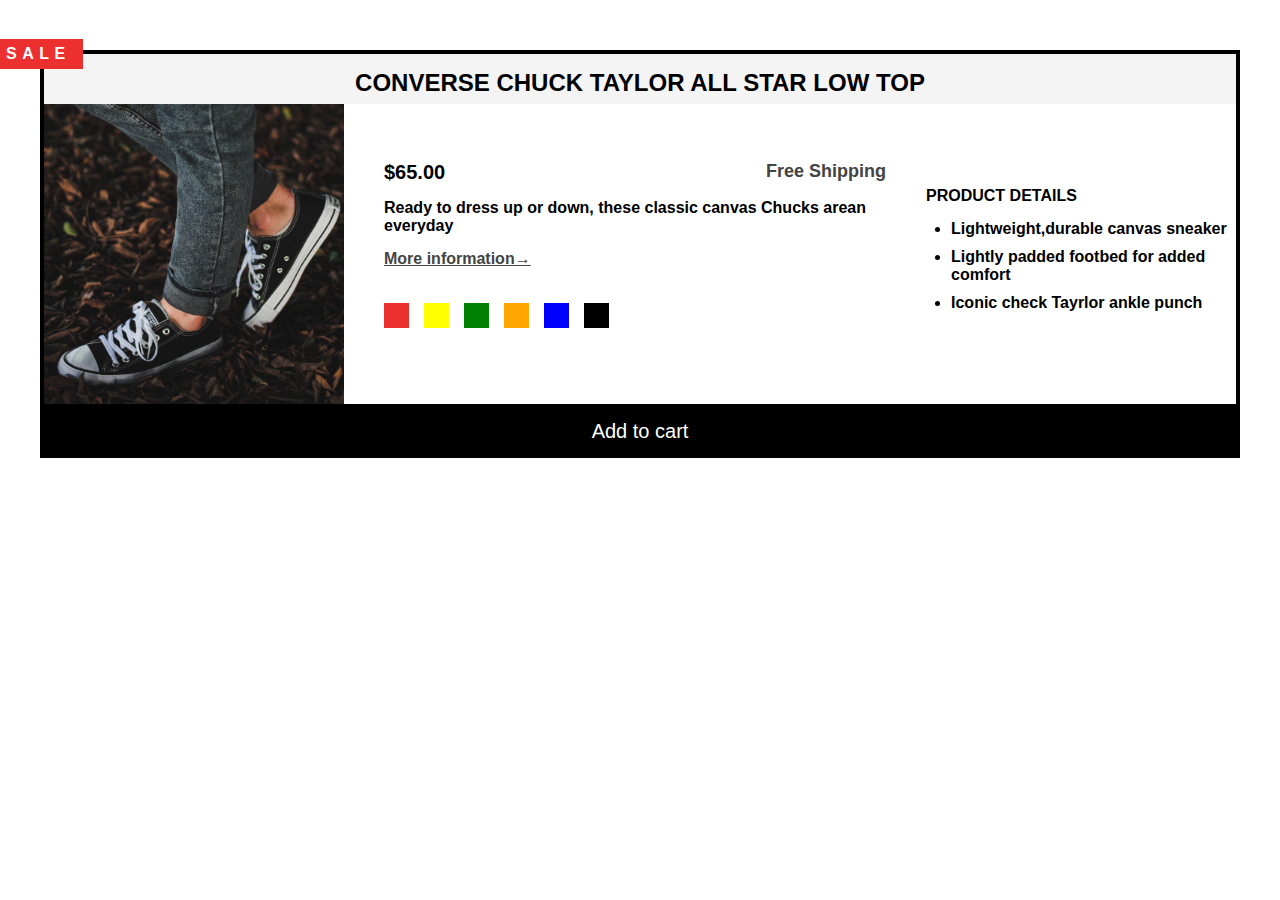
<file: Tasks/task.html>
<!DOCTYPE html>
<html lang="en">
  <head>
    <meta charset="UTF-8" />
    <meta name="viewport" content="width=device-width, initial-scale=1.0" />
    <link href="taskcss.css" rel="stylesheet" />
    <title>Shoe store</title>
  </head>
  <body>
    <article>
      <p class="sale">SALE</p>
      <h2>Converse Chuck Taylor All Star Low Top</h2>
      <div class="row">
        <img
          src="img/challenges.jpg"
          alt="shoe image"
          width="300"
          height="300"
        />
        <div class="price-detail">
          <div class="price-shipping">
            <p class="price">$65.00</p>

            <p class="small">Free Shipping</p>
          </div>
          <p>
            Ready to dress up or down, these classic canvas Chucks arean
            everyday
          </p>
          <p><a href="#">More information&RightArrow;</a></p>

          <div class="select-color">
            <div class="box red"></div>
            <div class="box yellow"></div>
            <div class="box green"></div>
            <div class="box orange"></div>
            <div class="box blue"></div>
            <div class="box black"></div>
          </div>
        </div>
        <div class="product-detail">
          <p>
            <strong>Product details</strong>
          </p>
          <ul>
            <li>Lightweight,durable canvas sneaker</li>
            <li>Lightly padded footbed for added comfort</li>
            <li>Iconic check Tayrlor ankle punch</li>
          </ul>
        </div>
      </div>

      <button>Add to cart</button>
    </article>
  </body>
</html>
</file>
<file: Chair web design/style.css>
/*
SPACING SYSTEM (px)
2 / 4 / 8 / 12 / 16 / 24 / 32 / 48 / 64 / 80 / 96 / 128

FONT SIZE SYSTEM (px)
10 / 12 / 14 / 16 / 18 / 20 / 24 / 30 / 36 / 44 / 52 / 62 / 74 / 86 / 98
*/

/* 
Main colour: #087f5b
Grey Colour: #343a40
*/

* {
  margin: 0;
  padding: 0;
  box-sizing: border-box;
}

/* ------------------------ */
/* GENERAL STYLES */
/* ------------------------ */
body {
  font-family: "Inter", sans-serif;
  color: #343a40;
  border-bottom: 8px solid #087f5b;
}

.container {
  width: 960px;
  margin: 0 auto;
}

header,
section {
  margin-bottom: 96px;
}

h2 {
  margin-bottom: 48px;
  font-size: 30px;
}

.btn:link,
.btn:visited {
  background-color: #087f5b;
  color: #fff;
  text-decoration: none;
  text-transform: uppercase;
  padding: 16px 32px;
  display: inline-block;
  font-weight: 500;
  border-radius: 100px;
}

.btn:hover,
.btn:active {
  background-color: #099268;
}

.btn--big {
  font-size: 18px;
  padding: 16px 32px;
}

.btn--small {
  font-size: 10px;
  padding: 8px 12px;
}

.grid-3-cols {
  display: grid;
  grid-template-columns: repeat(3, 1fr);
  column-gap: 80px;
}

/* ------------------------ */
/* COMPONENT STYLES */
/* ------------------------ */

/* HEADER */
header {
  display: grid;
  grid-template-columns: repeat(2, 1fr);
  column-gap: 80px;
  margin-top: 64px;
}

.header-text-box {
  align-self: center;
}

h1 {
  margin-bottom: 32px;
  font-size: 44px;
  line-height: 1.1;
  letter-spacing: -1px;
  /* text-shadow: 0px 5px 5px rgb(0, 0, 0, 0.2); */
}

.header-text {
  margin-bottom: 24px;
  font-size: 18px;
  line-height: 1.7;
}

img {
  width: 100%;
  border-radius: 12px;
}

/* FEATURES */
.features-icon {
  stroke: #087f5b;
  width: 32px;
  height: 32px;
  margin-bottom: 24px;
}

.features-title {
  margin-bottom: 16px;
  font-size: 20px;
}

.features-text {
  font-size: 18px;
  line-height: 1.7;
}

/* TESTIMONIAL */
.testimonial-section {
  background-color: #087f5b;
  color: #fff;
  padding: 24px;
  border-radius: 12px;
}

.testimonial-box {
  grid-column: 2 / -1;
  align-self: center;
}

.testimonial-box h2 {
  margin-bottom: 24px;
  font-size: 24px;
}

.testimonial-text {
  font-style: italic;
  margin-bottom: 24px;
  font-size: 18px;
  line-height: 1.7;
  color: #e6fcf5;
}

.testimonial-author {
  color: #c3faeb;
}

/* CHAIRS */
.chair {
  box-shadow: 0px 20px 40px 0px rgb(0, 0, 0, 0.07);
  border-radius: 12px;
}

.chair img {
  border-bottom-left-radius: 0;
  border-bottom-right-radius: 0;
}

.chair-box {
  padding: 32px;
}

h3 {
  margin-bottom: 24px;
  font-size: 20px;
}

.chair-details {
  list-style: none;
  margin-bottom: 24px;
}

.chair-details li {
  display: flex;
  align-items: center;
  gap: 12px;
  margin-bottom: 16px;
}

.chair-details li:last-child {
  margin-bottom: 0;
}

.chair-icon {
  stroke: #087f5b;
  width: 24px;
  height: 24px;
}

.chair-price {
  display: flex;
  justify-content: space-between;
  font-size: 20px;
  align-items: center;
}

footer {
  margin-bottom: 48px;
  font-size: 14px;
  color: #495057;
}
</file>
<file: Tasks/style.css>
* {
  margin: 0;
  padding: 0;
  box-sizing: border-box;
}
body {
  font-family: sans-serif;
  color: #444444;
  border-top: 10px solid #1098ad;
  position: relative;
}

.container {
  width: 1200px;
  /* margin-left: auto;
  margin-right: auto; */
  margin: 0 auto;
  position: relative;
}

.main-header {
  background-color: #f7f7f7;
  /* padding: 20px;
  padding-left: 40px;
  padding-right: 40px; */
  padding: 20px 40px;
  margin-bottom: 60px;
  height: 80px;
}

.post-header {
  margin-bottom: 40px;
  position: relative;
}

.post-img {
  width: 100%;
  height: auto;
}

nav {
  font-size: 18px;
  /* text-align: center; */
}

article {
  margin-bottom: 60px;
}

aside {
  background-color: #f7f7f7;
  border-top: 5px solid #1098ad;
  border-bottom: 5px solid #1098ad;
  padding: 50px 40px;
}

/* smaller element */
h1,
h2,
h3 {
  color: #1098ad;
}

h1 {
  font-size: 26px;
  text-transform: uppercase;
  font-style: italic;
}

h2 {
  font-size: 40px;
  margin-bottom: 30px;
}

h3 {
  font-size: 30px;
  margin-bottom: 20px;
  margin-top: 40px;
}
h4 {
  font-size: 20px;
  text-align: center;
  text-transform: uppercase;
  margin-bottom: 30px;
}

p {
  font-size: 22px;
  line-height: 1.5;
  margin-bottom: 15px;
}
ul,
ol {
  margin-left: 50px;
  margin-bottom: 20px;
}

li {
  font-size: 20px;
  margin-bottom: 10px;
}

li:last-child {
  margin-bottom: 0;
}
/* footer p {
  font-size: 16px;
} */

/* article header p {
  font-style: italic;
} */

#author {
  font-style: italic;
}

#Copyright {
  font-size: 16px;
}

.related-author {
  font-size: 18px;
  font-weight: bold;
}
/* ul {
  list-style: none;
} */

.related {
  list-style: none;
  margin-left: 0;
}

/* body {
  background-color: blue;
} */

/* .first-li {
  font-weight: bold;
} */

li:first-child {
  font-weight: bold;
}

li:last-child {
  font-style: italic;
}

/* li:nth-child(::-webkit-meter-even-less-good-value) {
   color: red; 
} */

/* it only work if it is next to the article (it wont work*/
article p:first-child {
  color: red;
}

a:link {
  color: #1098ad;
  text-decoration: none;
}
a:visited {
  color: #1098ad;
}

a:hover {
  color: orangered;
  font-weight: bold;
  text-decoration: underline orangered;
}

a:active {
  background-color: black;
  font-style: italic;
}

nav a:link {
  /* background-color: orangered;
  margin: 20px;
  padding: 20px;
  display: block; */
  margin-right: 30px;
  display: inline-block;
}
nav a:link:last-child {
  margin-right: 0;
}

button {
  font-size: 22px;
  padding: 20px;
  cursor: pointer;
  position: absolute;
  bottom: 50px;
  right: 50px;
}

h1::first-letter {
  font-style: normal;
  margin-right: 5px;
}

/* h3 + p::first-line {
  color: red;
} */
h2 {
  position: relative;
}
h2::after {
  content: "TOP";
  color: #444;
  background-color: #ffe70e;
  font-size: 16px;
  font-weight: bold;
  display: inline-block;
  padding: 5px 10px;
  position: absolute;
  top: -15px;
  right: -25px;
}

/* Float */
/* 
.author-img {
  float: left;
  margin-bottom: 20px;
}

.author {
  padding-left: 80px;
  float: left;
  margin: 10px;
  margin-left: 20px;
}

h1 {
  float: left;
}
nav {
  float: right;
}
.clearfix::after {
  clear: both;
  content: "";
  display: block;
}

article {
  width: 825px;
  float: left;
}
aside {
  width: 300px;
  float: right;
}
footer {
  clear: both;
} */

/* Flex box */

.main-header {
  display: flex;
  align-items: center;
  justify-content: space-between;
}

.author-box {
  display: flex;
  align-items: center;
  margin-bottom: 15px;
}

.author {
  margin-bottom: 0;
  margin-left: 15px;
}

.related-post {
  display: flex;
  align-items: center;
  gap: 20px;
  margin-bottom: 30px;
}

.related-link {
  font-size: 17px;
  font-weight: bold;
  font-style: normal;
  display: block;
  margin-bottom: 5px;
}

.related-author {
  margin-bottom: 0;
  font-size: 14px;
  font-weight: normal;
  font-style: italic;
}

.row {
  display: flex;
  align-items: flex-start;
  gap: 75px;
  margin-bottom: 60px;
}

article {
  flex: 1;
  margin-bottom: 0;
}
aside {
  flex: 0 0 300px;
}
</file>
<file: Tasks/taskcss.css>
* {
  font-style: 22px;
  font-family: sans-serif;
  margin: 0;
  padding: 0;
  box-sizing: border-box;
}
article {
  border: 4px solid black;
  width: 1200px;
  margin: 50px auto;
  position: relative;
}
article .sale {
  position: absolute;
  background-color: #ec2f2f;
  padding: 6px 12px;
  top: -15px;
  left: -50px;
  font-size: 16px;
  color: white;
  font-weight: bold;
  letter-spacing: 0.5cap;
}
h2 {
  text-align: center;
  background-color: #f4f4f4;
  text-transform: uppercase;
  height: 50px;
  padding-top: 15px;
  font-weight: 700;
}

.small {
  font-size: 18px;
  color: #444;
}
p a:link,
p a:visited {
  color: #444;
}

p a:hover {
  text-decoration: none;
  color: black;
}

strong {
  font-weight: 700;
}

button {
  background-color: black;
  border: none;
  border-top: 4px solid black;

  color: white;
  height: 50px;
  width: 100%;
  font-size: 20px;
}
.price {
  font-weight: 800;
  font-size: 20px;
}

button:hover {
  background-color: white;
  color: black;
  font-weight: bold;
  cursor: pointer;
}

p {
  margin-bottom: 15px;
  font-weight: 600;
}

li {
  margin-left: 25px;
  margin-bottom: 10px;
  font-weight: 600;
}

.select-color {
  display: flex;
  gap: 15px;
}
.box {
  width: 25px;
  height: 25px;
  margin-top: 20px;
  margin-bottom: 20px;
}

.red {
  background-color: #ec2f2f;
}
.yellow {
  background-color: yellow;
}
.green {
  background-color: green;
}
.orange {
  background-color: orange;
}
.blue {
  background-color: blue;
}
.black {
  background-color: black;
}

strong {
  font-weight: 800;
  text-transform: uppercase;
}

/* using float */

/* 
img {
  float: left;
}
.price-detail {
  float: left;
  width: 240px;
  margin-left: 40px;
  margin-top: 30px;
}
.small {
  float: right;
  font-size: 18px;
}
.product-detail {
  float: right;
  width: 240px;
  margin-left: 40px;
  margin-top: 30px;
}
.price {
  display: inline-block;
} */

/* Using flex */

.row {
  display: flex;
  align-items: center;
  gap: 40px;
}

.price-shipping {
  display: flex;
  justify-content: space-between;
}
</file>
